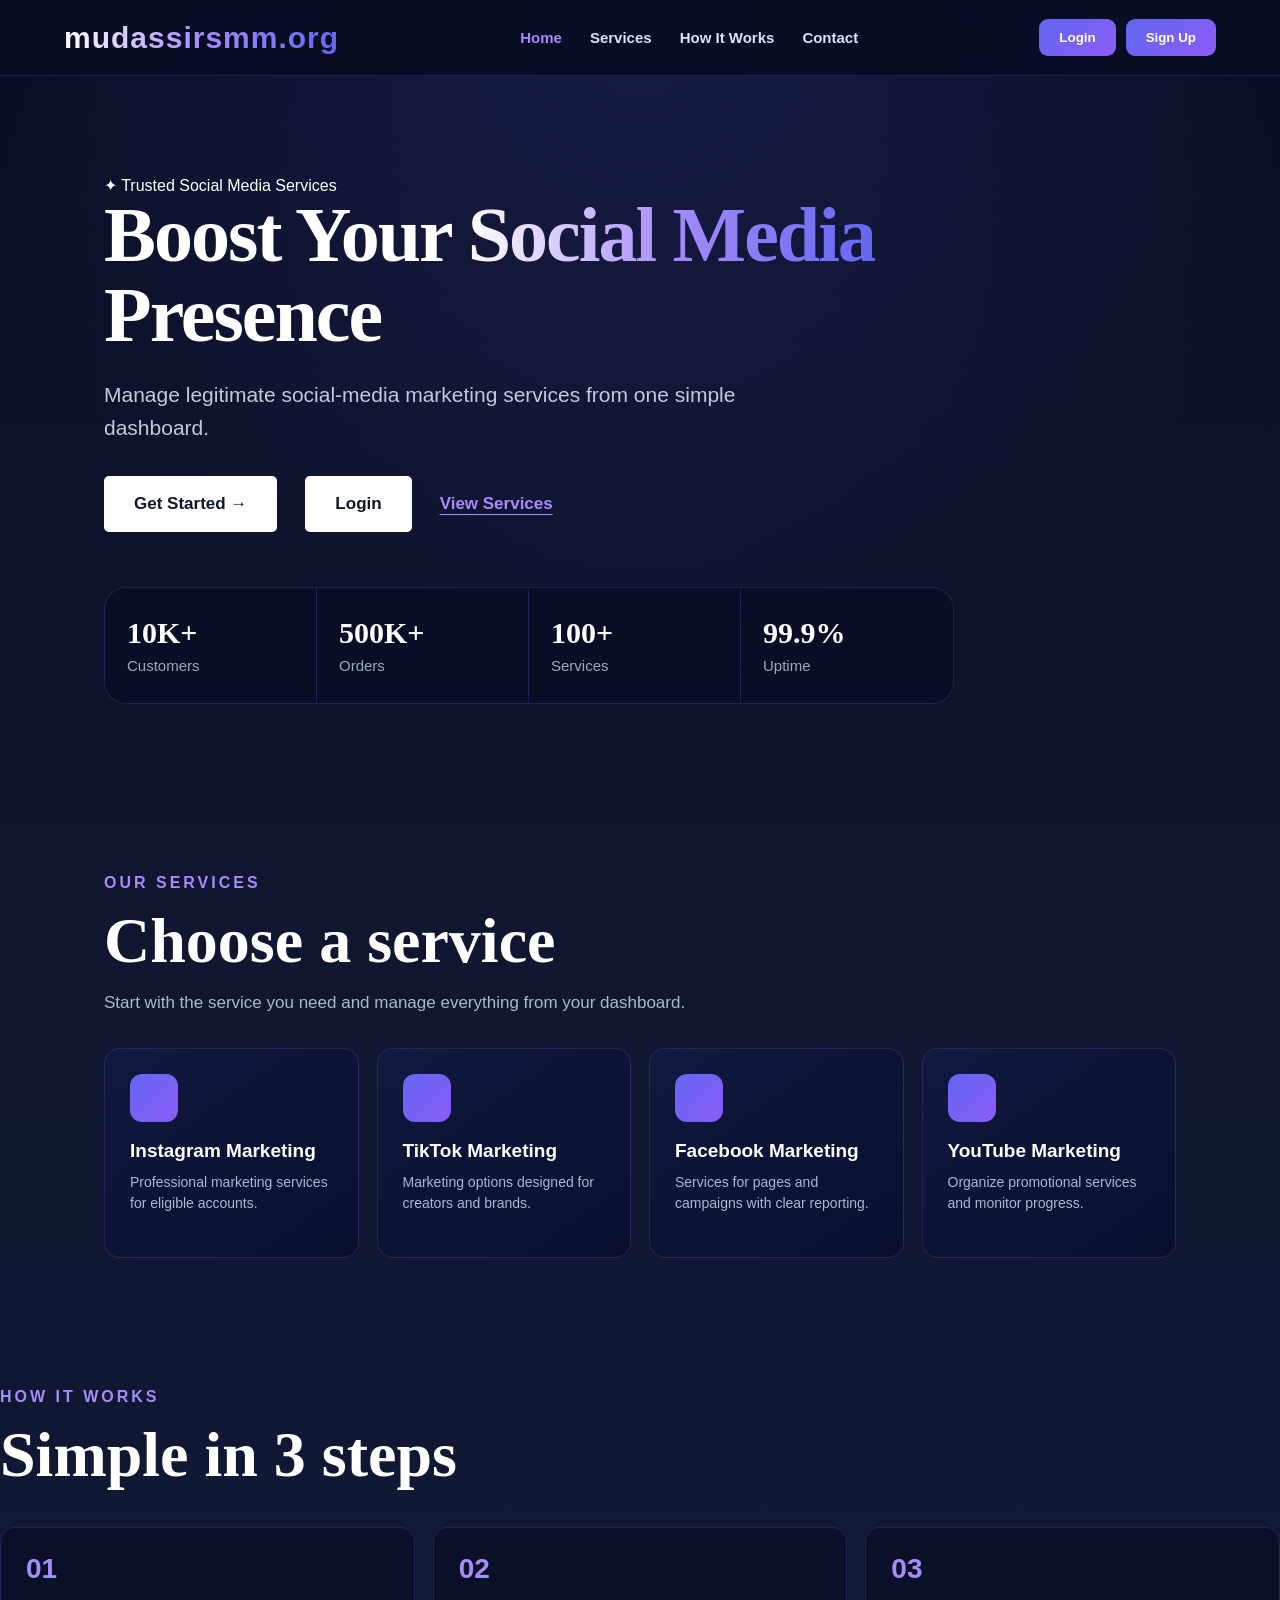
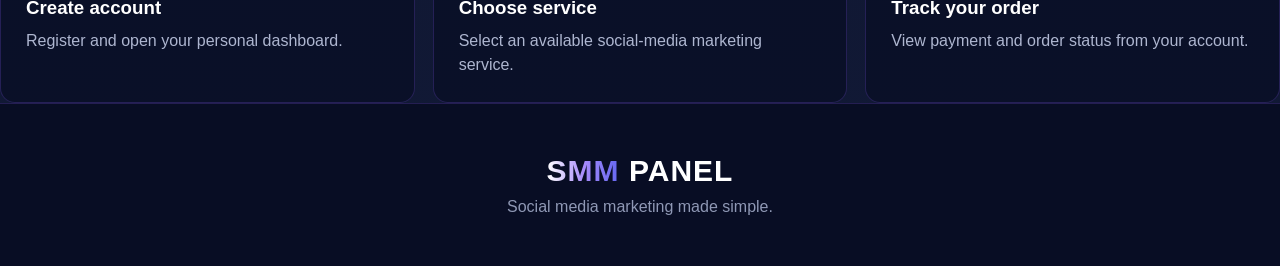
<file: index.html>
<!doctype html>
<html lang="en">
<head>
  <meta charset="utf-8">
  <meta name="viewport" content="width=device-width, initial-scale=1">
  <title>mudassirsmm.org</title>
  <link rel="stylesheet" href="style.css">
</head>

<body>

<header class="nav">
  <div class="logo"><span>mudassirsmm.org</span></div>

  <nav>
    <a class="active" href="#">Home</a>
    <a href="#services">Services</a>
    <a href="#how">How It Works</a>
    <a href="#contact">Contact</a>
  </nav>

  <div class="actions">
    <button class="primary" onclick="openModal('login')">Login</button>
    <button class="primary" onclick="openModal('signup')">Sign Up</button>
  </div>
</header>

<main>

<section class="hero">
  <div class="hero-copy">

    <div class="badge">✦ Trusted Social Media Services</div>

    <h1>
      Boost Your <span>Social Media</span> Presence
    </h1>

    <p>
      Manage legitimate social-media marketing services from one simple dashboard.
    </p>

    <div class="buttons">

    <button class="primary big" onclick="openModal('signup')">
        Get Started →
    </button>

    <button class="primary big" onclick="openModal('login')">
        Login
    </button>

    <a class="ghost big" href="#services">
        View Services
    </a>

</div>

    <div class="stats">
      <div><b>10K+</b><small>Customers</small></div>
      <div><b>500K+</b><small>Orders</small></div>
      <div><b>100+</b><small>Services</small></div>
      <div><b>99.9%</b><small>Uptime</small></div>
    </div>

  </div>

  <div class="visual">
    <div class="glow"></div>

    <div class="phone">
      <div class="phone-top"></div>
      <div class="rocket">🚀</div>
      <div class="phone-text">
        Grow smarter<br>
        <strong>with SMM</strong>
      </div>
    </div>

    <div class="social ig"></div>
    <div class="social yt"></div>
    <div class="social fb"></div>
    <div class="social tt"></div>
  </div>
</section>


<section id="services" class="section">

  <div class="section-title">
    <span class="eyebrow">OUR SERVICES</span>
    <h2>Choose a service</h2>
    <p>
      Start with the service you need and manage everything from your dashboard.
    </p>
  </div>

  <div class="cards">

    <article>
      <div class="icon igbg"></div>
      <h3>Instagram Marketing</h3>
      <p>Professional marketing services for eligible accounts.</p>
    </article>

    <article>
      <div class="icon ttbg"></div>
      <h3>TikTok Marketing</h3>
      <p>Marketing options designed for creators and brands.</p>
    </article>

    <article>
      <div class="icon fbbg"></div>
      <h3>Facebook Marketing</h3>
      <p>Services for pages and campaigns with clear reporting.</p>
    </article>

    <article>
      <div class="icon ytbg"></div>
      <h3>YouTube Marketing</h3>
      <p>Organize promotional services and monitor progress.</p>
    </article>

  </div>

</section>


<section id="how" class="how-section">

  <div class="section-title">
    <span class="eyebrow">HOW IT WORKS</span>
    <h2>Simple in 3 steps</h2>
  </div>

  <div class="steps">

    <div>
      <strong>01</strong>
      <h3>Create account</h3>
      <p>Register and open your personal dashboard.</p>
    </div>

    <div>
      <strong>02</strong>
      <h3>Choose service</h3>
      <p>Select an available social-media marketing service.</p>
    </div>

    <div>
      <strong>03</strong>
      <h3>Track your order</h3>
      <p>View payment and order status from your account.</p>
    </div>

  </div>

</section>

</main>


<footer id="contact">

  <div class="logo">
    <span>SMM</span> PANEL
  </div>

  <p>Social media marketing made simple.</p>

</footer>


<div id="modal" class="modal" onclick="closeModal(event)">

  <div class="modal-box" onclick="event.stopPropagation()">

    <button class="close" onclick="closeModal()">×</button>

    <h2 id="modalTitle">Welcome</h2>

    <p id="modalText">
      This demo form will be connected to the real account system in the next stage.
    </p>

    <!-- Username -->
    <input
      id="username"
      placeholder="Username"
      type="text"
    >

    <!-- Email -->
    <input
      id="email"
      placeholder="Email address"
      type="email"
    >

    <!-- Password -->
    <input
      id="password"
      placeholder="Password"
      type="password"
    >

    <button
      class="primary full"
      onclick="submitForm()"
    >
      Continue
    </button>

  </div>

</div>


<script src="script.js?v=3"></script>

</body>
</html>
</file>
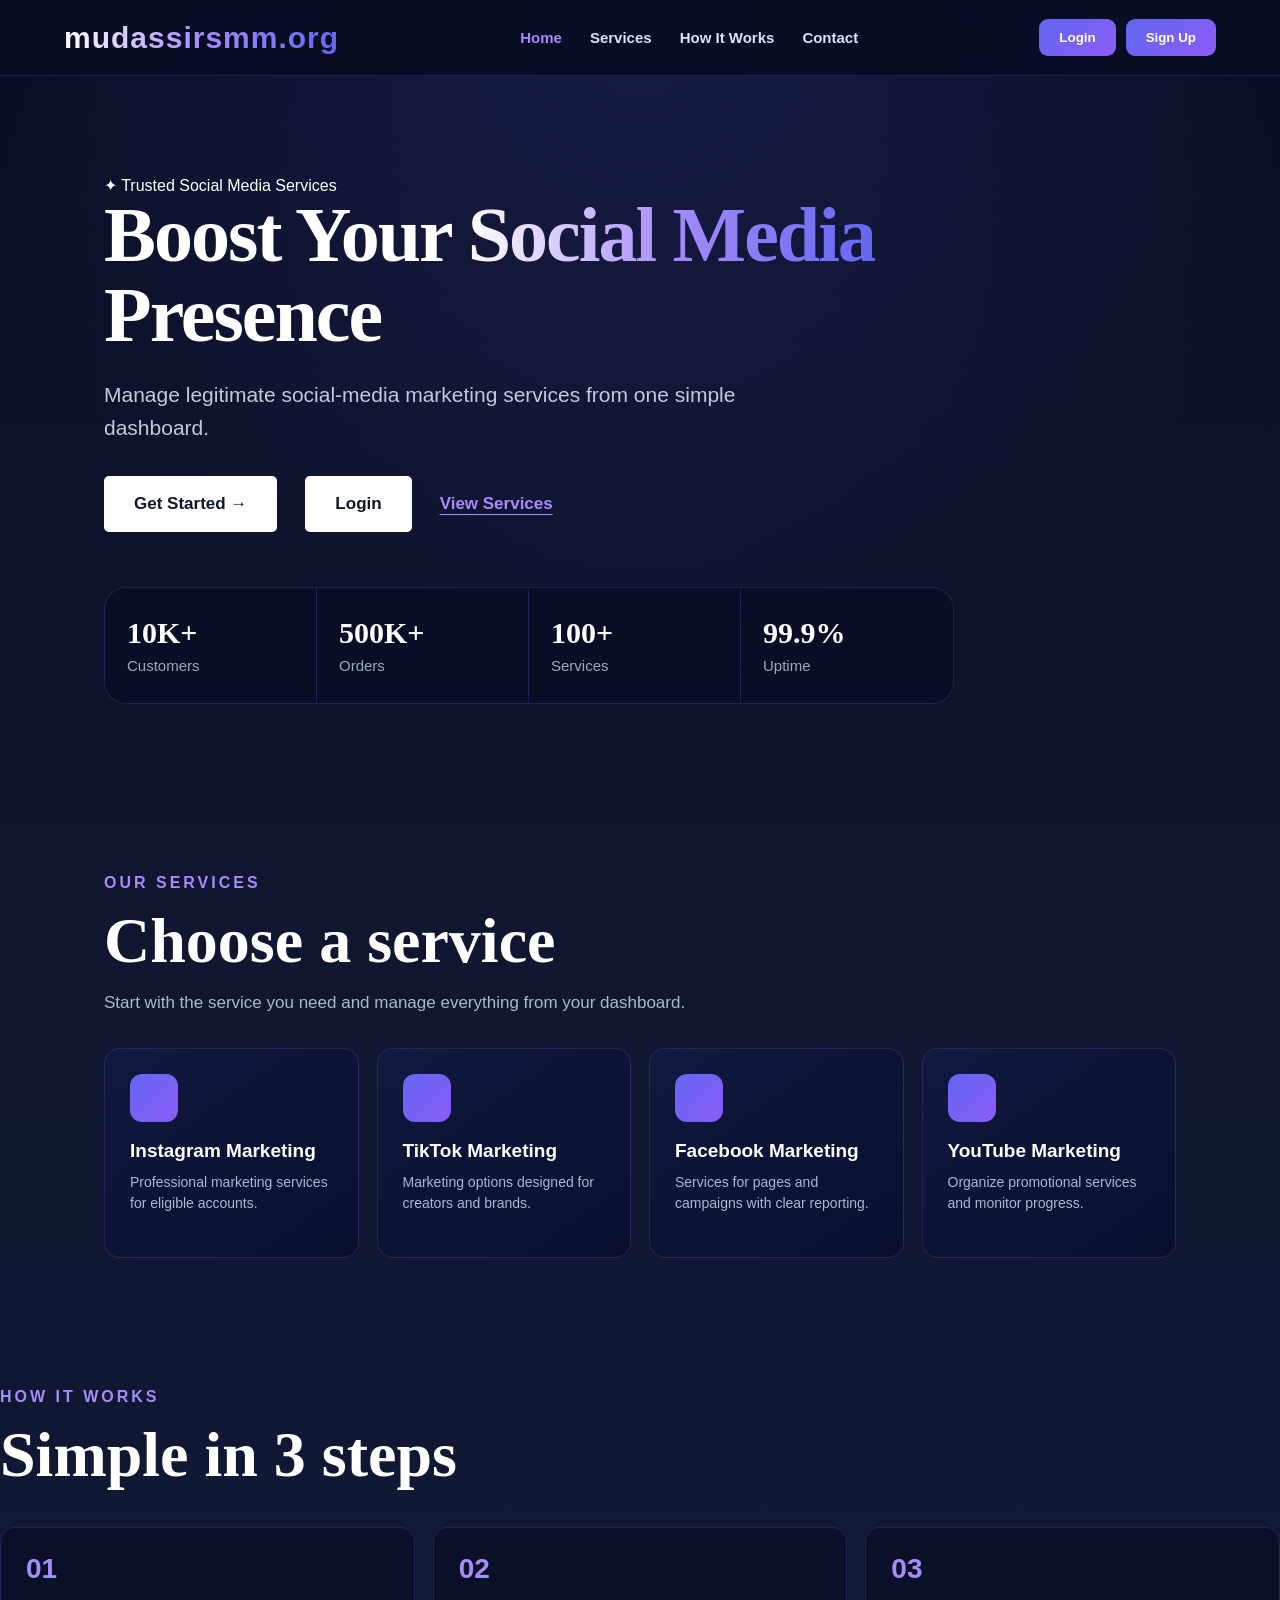
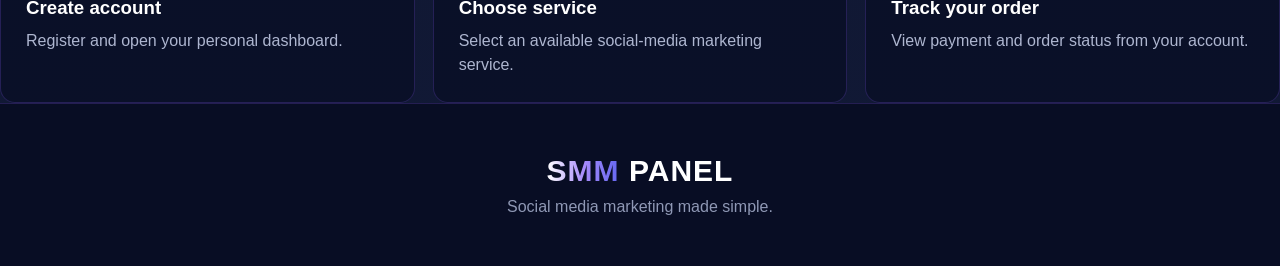
<file: dashboard.html>
<!DOCTYPE html>
<html lang="en">
<head>
<meta charset="UTF-8">
<meta name="viewport" content="width=device-width, initial-scale=1.0">
<title>RAJA SMM - Dashboard</title>

<style>
*{
  box-sizing:border-box;
  margin:0;
  padding:0;
  font-family:Arial,Helvetica,sans-serif;
}

:root{
  --blue:#1465ff;
  --blue2:#0b3ea8;
  --yellow:#ffb400;
  --red:#ef233c;
  --bg:#020d1c;
  --panel:#06182b;
  --card:#081b30;
  --border:#1b4770;
  --text:#fff;
  --muted:#aebbd0;
}

body{
  background:var(--bg);
  color:var(--text);
  min-height:100vh;
}

/* TOP BAR */
.topbar{
  height:108px;
  background: #180812;
  border-bottom:1px solid #18324c;
  display:flex;
  align-items:center;
  padding:0 24px;
  gap:24px;
  position:sticky;
  top:0;
  z-index:100;
}
  
.menu-btn{
  width:66px;
  height:66px;
  border:1px solid #174b87;
  border-radius:12px;
  background:#063273;
  color:white;
  font-size:32px;
  cursor:pointer;
}

.logo{
  font-size:50px;
  font-weight:900;
  letter-spacing:1px;
  background:linear-gradient(90deg,#ffbd00,#ff9d00,#f00028);
  -webkit-background-clip:text;
  -webkit-text-fill-color:transparent;
}

.logo-icon{
  color:var(--yellow);
  margin-right:8px;
}

.top-right{
  margin-left:auto;
  display:flex;
  align-items:center;
  gap:24px;
}

.balance-mini{
  min-width:150px;
  padding:12px 18px;
  border:1px solid #29415d;
  border-radius:12px;
  text-align:center;
}

.balance-mini strong{
  font-size:20px;
  display:block;
}

.balance-mini span{
  color:#b9c3d2;
}

.logout{
  border:0;
  border-radius:10px;
  background:linear-gradient(135deg,#ff3131,#e00021);
  color:white;
  padding:17px 28px;
  font-size:20px;
  cursor:pointer;
}

/* LAYOUT */
.layout{
  display:flex;
  min-height:calc(100vh - 108px);
}

/* SIDEBAR */
.sidebar{
  width:225px;
  flex-shrink:0;
  background:#031426;
  border-right:1px solid #18324c;
  padding:20px 14px;
}

.nav-item{
  display:flex;
  align-items:center;
  gap:18px;
  padding:16px 14px;
  margin-bottom:7px;
  border-radius:9px;
  color:#f1f4f8;
  font-size:19px;
  cursor:pointer;
}

.nav-item:hover,
.nav-item.active{
  background:linear-gradient(90deg,#0759e8,#1145bc);
}

.nav-icon{
  width:28px;
  text-align:center;
  font-size:22px;
}

.nav-divider{
  height:1px;
  background:#18324c;
  margin:14px 12px;
}

.account-title{
  color:#9ca9bc;
  padding:10px 14px;
  font-size:16px;
}

.brand-box{
  margin-top:20px;
  border:1px solid #8b98a8;
  border-radius:9px;
  padding:20px 10px;
  text-align:center;
}

.brand-box strong{
  color:var(--yellow);
  font-size:19px;
}

.brand-box p{
  margin-top:14px;
  line-height:1.5;
  color:#f1f1f1;
}

/* MAIN */
.main{
  flex:1;
  padding:30px 20px;
  max-width:1300px;
  margin:auto;
  width:100%;
}

.hero{
  text-align:center;
  margin-bottom:28px;
}

.hero h1{
  font-size:70px;
  font-weight:900;
  background:linear-gradient(90deg,#ffb400 0%,#ffb400 43%,#ef233c 63%,#ed102b 100%);
  -webkit-background-clip:text;
  -webkit-text-fill-color:transparent;
}

.hero p{
  color:#adb8c9;
  font-size:24px;
  margin-top:10px;
}

.hero-line{
  color:var(--yellow);
  font-size:30px;
  letter-spacing:8px;
}

/* STATS */
.stats{
  display:grid;
  grid-template-columns:repeat(4,1fr);
  gap:14px;
  margin-bottom:18px;
}

.stat{
  min-height:250px;
  background:linear-gradient(145deg,#061a30,#071323);
  border:1px solid #245083;
  border-radius:15px;
  padding:24px;
  text-align:center;
  display:flex;
  flex-direction:column;
  align-items:center;
  justify-content:center;
}

.stat.yellow{border-color:#47536a}
.stat.red{border-color:#9b2637}

.stat-icon{
  width:76px;
  height:76px;
  border-radius:50%;
  display:flex;
  align-items:center;
  justify-content:center;
  font-size:38px;
  background:#0757e8;
  margin-bottom:18px;
}

.stat.yellow .stat-icon{background:#ffb400}
.stat.red .stat-icon{background:#ef233c}

.stat h3{
  font-size:20px;
  font-weight:400;
  margin-bottom:14px;
}

.stat strong{
  font-size:34px;
}

.stat-line{
  width:60px;
  height:5px;
  border-radius:5px;
  background:var(--blue);
  margin-top:20px;
}

.stat.yellow .stat-line{background:var(--yellow)}
.stat.red .stat-line{background:var(--red)}

/* CONTENT GRID */
.content-grid{
  display:grid;
  grid-template-columns:1.45fr 1fr;
  gap:16px;
}

.box{
  background:linear-gradient(145deg,#03182c,#061322);
  border:1px solid #3b4d61;
  border-radius:14px;
  padding:22px;
  margin-bottom:16px;
}

.box-title{
  font-size:22px;
  font-weight:bold;
  color:var(--yellow);
  margin-bottom:22px;
}

/* ORDER */
label{
  display:block;
  margin:16px 0 8px;
  font-size:18px;
}

select,
input{
  width:100%;
  background:#020b1b;
  color:white;
  border:1px solid #24486d;
  border-radius:9px;
  padding:15px;
  font-size:17px;
  outline:none;
}

select:focus,
input:focus{
  border-color:var(--blue);
}

.service-info{
  margin-top:14px;
  padding:18px;
  border:1px solid #145bc2;
  background:#051a32;
  border-radius:10px;
}

.service-name{
  font-size:18px;
  font-weight:bold;
  margin-bottom:12px;
}

.service-meta{
  display:grid;
  grid-template-columns:2fr 1fr 1fr;
  gap:10px;
}

.service-meta div{
  border-right:1px solid #203a55;
  padding-right:8px;
}

.service-meta span{
  display:block;
  color:#9eacc0;
  margin-bottom:6px;
}

.rate{
  color:#1c79ff;
}

.charge{
  margin-top:12px;
  padding:14px;
  border:1px solid #29445f;
  border-radius:9px;
}

.charge span{
  display:block;
  color:#aebbd0;
}

.charge strong{
  color:var(--yellow);
  font-size:25px;
}

.order-btn{
  width:100%;
  margin-top:12px;
  border:0;
  border-radius:8px;
  padding:14px;
  font-size:18px;
  font-weight:bold;
  color:white;
  background:linear-gradient(90deg,#ffb400,#ff9d00,#ef233c);
  cursor:pointer;
}

/* QUICK ACCESS */
.quick-btn{
  width:100%;
  border:0;
  border-radius:9px;
  padding:16px;
  margin-bottom:12px;
  color:white;
  font-size:18px;
  text-align:left;
  cursor:pointer;
}

.quick-blue{background:linear-gradient(90deg,#0759e8,#174dc5)}
.quick-yellow{background:linear-gradient(90deg,#ffb400,#f29c00)}
.quick-red{background:linear-gradient(90deg,#ef233c,#d70d25)}

.account-info{
  line-height:2.2;
}

.account-row{
  display:flex;
  justify-content:space-between;
  border-bottom:1px solid #172d44;
}

.status{
  background:#18a85b;
  border-radius:20px;
  padding:3px 15px;
  line-height:1.4;
}

/* ANNOUNCEMENT */
.announcement{
  border:1px solid #145bc2;
  border-radius:12px;
  padding:20px;
  margin-top:2px;
  background:#041a31;
}

.announcement h3{
  color:#1680ff;
  margin-bottom:8px;
}

.footer{
  text-align:center;
  padding:22px;
  color:#b6c1d0;
}

.footer strong{
  color:var(--yellow);
}

/* MOBILE */
@media(max-width:900px){
  .sidebar{
    position:fixed;
    left:-250px;
    top:108px;
    bottom:0;
    z-index:90;
    transition:.25s;
  }

  .sidebar.open{
    left:0;
  }

  .stats{
    grid-template-columns:repeat(2,1fr);
  }

  .content-grid{
    grid-template-columns:1fr;
  }

  .hero h1{
    font-size:50px;
  }
}

@media(max-width:600px){
  .topbar{
    height:88px;
    padding:0 14px;
    gap:12px;
  }

  .menu-btn{
    width:54px;
    height:54px;
    font-size:27px;
  }

  .logo{
    font-size:30px;
  }

  .top-right{
    gap:7px;
  }

  .balance-mini{
    min-width:auto;
    padding:8px;
  }

  .balance-mini strong{
    font-size:15px;
  }

  .balance-mini span{
    font-size:12px;
  }

  .logout{
    padding:12px 14px;
    font-size:15px;
  }

  .layout{
    min-height:calc(100vh - 88px);
  }

  .sidebar{
    top:88px;
  }

  .main{
    padding:20px 12px;
  }

  .hero h1{
    font-size:42px;
  }

  .hero p{
    font-size:17px;
  }

  .stats{
    grid-template-columns:1fr 1fr;
    gap:10px;
  }

  .stat{
    min-height:190px;
    padding:14px 8px;
  }

  .stat-icon{
    width:55px;
    height:55px;
    font-size:27px;
  }

  .stat h3{
    font-size:15px;
  }

  .stat strong{
    font-size:27px;
  }

  .content-grid{
    display:block;
  }

  .box{
    padding:16px;
  }

  .service-meta{
    grid-template-columns:1.5fr 1fr 1fr;
  }

  .service-meta div{
    font-size:13px;
  }
}
</style>
</head>

<body>

<header class="topbar">
  <button class="menu-btn" onclick="toggleSidebar()">☰</button>

  <div class="logo">
    <span class="logo-icon">♛</span> RAJA SMM
  </div>

  <div class="top-right">
    <div class="balance-mini">
      <strong id="topBalance">$0.00</strong>
      <span>Balance</span>
    </div>

    <button class="logout" onclick="logout()">⇥ Logout</button>
  </div>
</header>

<div class="layout">

<aside class="sidebar" id="sidebar">

  <div class="nav-item active">
    <span class="nav-icon">⌂</span> Dashboard
  </div>

  <div class="nav-item" onclick="scrollToOrder()">
    <span class="nav-icon">🛒</span> New Order
  </div>

  <div class="nav-divider"></div>

  <div class="nav-item" onclick="scrollToOrder()">
    <span class="nav-icon">▦</span> Services
  </div>

  <div class="nav-item">
    <span class="nav-icon">▣</span> Orders
  </div>

  <div class="nav-item">
    <span class="nav-icon">▰</span> Add Funds
  </div>

  <div class="nav-item">
    <span class="nav-icon">♧</span> Support
  </div>

  <div class="nav-divider"></div>

  <div class="account-title">ACCOUNT</div>

  <div class="nav-item">
    <span class="nav-icon">⚙</span> Settings
  </div>

  <div class="nav-item">
    <span class="nav-icon">‹/›</span> API
  </div>

  <div class="brand-box">
    <strong>♛ RAJA SMM</strong>
    <p>Trusted SMM Panel<br>Best Quality Services</p>
  </div>

</aside>

<main class="main">

  <section class="hero">
    <h1>RAJA <span>SMM</span> ✓</h1>
    <div class="hero-line">━━━━</div>
    <p>Trusted Social Media Marketing Panel</p>
  </section>

  <section class="stats">

    <div class="stat">
      <div class="stat-icon">▣</div>
      <h3>Balance</h3>
      <strong id="balance">$0.00</strong>
      <div class="stat-line"></div>
    </div>

    <div class="stat yellow">
      <div class="stat-icon">♙</div>
      <h3>Total Orders</h3>
      <strong>0</strong>
      <div class="stat-line"></div>
    </div>

    <div class="stat red">
      <div class="stat-icon">⌁</div>
      <h3>Active Orders</h3>
      <strong>0</strong>
      <div class="stat-line"></div>
    </div>

    <div class="stat">
      <div class="stat-icon">▱</div>
      <h3>Services</h3>
      <strong>100+</strong>
      <div class="stat-line"></div>
    </div>

  </section>

  <section class="content-grid">

    <!-- QUICK ORDER -->
    <div class="box" id="orderBox">

      <div class="box-title">🛒 &nbsp; Quick New Order</div>

      <label>Category</label>
      <select id="category" onchange="loadServices()">
        <option value="tiktok">TikTok</option>
        <option value="instagram">Instagram</option>
        <option value="youtube">YouTube</option>
        <option value="facebook">Facebook</option>
      </select>

      <label>Service</label>
      <select id="service" onchange="updateService()"></select>

      <div class="service-info">
        <div class="service-name" id="serviceName">TikTok Views</div>

        <div class="service-meta">
          <div>
            <span>Rate</span>
            <strong class="rate" id="serviceRate">$0.20 per 1000</strong>
          </div>

          <div>
            <span>Min</span>
            <strong id="serviceMin">100</strong>
          </div>

          <div>
            <span>Max</span>
            <strong id="serviceMax">100000</strong>
          </div>
        </div>

        <div style="margin-top:14px;color:#aebbd0;">
          ℹ Service will be delivered according to provider speed.
        </div>
      </div>

      <label>Link</label>
      <input id="link" type="url" placeholder="Enter your post/profile link">

      <label>Quantity</label>
      <input id="quantity" type="number" placeholder="Example: 1000" oninput="calculateCharge()">

      <div class="charge">
        <span>Charge</span>
        <strong id="charge">$0.00</strong>
      </div>

      <button class="order-btn" onclick="placeOrder()">
        ➤ &nbsp; Place Order
      </button>

    </div>

    <!-- RIGHT SIDE -->
    <div>

      <div class="box">
        <div class="box-title">⚡ &nbsp; Quick Access</div>

        <button class="quick-btn quick-blue" onclick="scrollToOrder()">
          🛒 &nbsp; New Order &nbsp;&nbsp; ›
        </button>

        <button class="quick-btn quick-yellow" onclick="scrollToOrder()">
          ▦ &nbsp; Services &nbsp;&nbsp; ›
        </button>

        <button class="quick-btn quick-red">
          ▣ &nbsp; My Orders &nbsp;&nbsp; ›
        </button>

        <button class="quick-btn quick-blue">
          ▣ &nbsp; Add Funds &nbsp;&nbsp; ›
        </button>

        <button class="quick-btn" style="background:#102b4d;">
          ♧ &nbsp; Support &nbsp;&nbsp; ›
        </button>
      </div>

      <div class="box">
        <div class="box-title">👤 &nbsp; Account Info</div>

        <div class="account-info">
          <div class="account-row">
            <span>Username</span>
            <span id="username">raja_user</span>
          </div>

          <div class="account-row">
            <span>Email</span>
            <span id="email">user@example.com</span>
          </div>

          <div class="account-row">
            <span>Status</span>
            <span class="status">Active</span>
          </div>

          <div class="account-row">
            <span>Member Since</span>
            <span>August 2026</span>
          </div>

          <div class="account-row">
            <span>Account Type</span>
            <span>Standard</span>
          </div>
        </div>
      </div>

    </div>

  </section>

  <section class="announcement">
    <h3>📢 &nbsp; Announcement</h3>
    <p>Welcome to RAJA SMM! Provide best quality services with secure & fast delivery.</p>
  </section>

  <footer class="footer">
    © 2026 <strong>RAJA SMM</strong>. All Rights Reserved.
  </footer>

</main>
</div>

<script>

/* SERVICE DATABASE */
const services = {

  tiktok:[
    {
      name:"TikTok Views",
      rate:0.20,
      min:100,
      max:100000
    },
    {
      name:"TikTok Followers",
      rate:1.50,
      min:100,
      max:50000
    },
    {
      name:"TikTok Likes",
      rate:0.80,
      min:100,
      max:50000
    }
  ],

  instagram:[
    {
      name:"Instagram Followers",
      rate:2.00,
      min:100,
      max:50000
    },
    {
      name:"Instagram Likes",
      rate:0.50,
      min:100,
      max:100000
    },
    {
      name:"Instagram Views",
      rate:0.30,
      min:100,
      max:100000
    }
  ],

  youtube:[
    {
      name:"YouTube Views",
      rate:1.20,
      min:100,
      max:100000
    },
    {
      name:"YouTube Subscribers",
      rate:5.00,
      min:100,
      max:10000
    }
  ],

  facebook:[
    {
      name:"Facebook Followers",
      rate:1.80,
      min:100,
      max:50000
    },
    {
      name:"Facebook Likes",
      rate:0.60,
      min:100,
      max:100000
    }
  ]
};


/* LOAD SERVICES */
function loadServices(){

  const category=document.getElementById("category").value;
  const select=document.getElementById("service");

  select.innerHTML="";

  services[category].forEach((item,index)=>{

    const option=document.createElement("option");

    option.value=index;
    option.textContent=item.name;

    select.appendChild(option);

  });

  updateService();
}


/* UPDATE SELECTED SERVICE */
function updateService(){

  const category=document.getElementById("category").value;
  const index=document.getElementById("service").value;

  const item=services[category][index];

  if(!item)return;

  document.getElementById("serviceName").textContent=item.name;

  document.getElementById("serviceRate").textContent=
    "$"+item.rate.toFixed(2)+" per 1000";

  document.getElementById("serviceMin").textContent=item.min;

  document.getElementById("serviceMax").textContent=item.max;

  const quantity=document.getElementById("quantity").value;

  if(quantity)calculateCharge();
}


/* RATE CALCULATION */
function calculateCharge(){

  const category=document.getElementById("category").value;
  const index=document.getElementById("service").value;
  const quantity=Number(document.getElementById("quantity").value);

  const item=services[category][index];

  if(!item || !quantity){

    document.getElementById("charge").textContent="$0.00";
    return;
  }

  const charge=(quantity/1000)*item.rate;

  document.getElementById("charge").textContent=
    "$"+charge.toFixed(2);
}


/* PLACE ORDER */
function placeOrder(){

  const category=document.getElementById("category").value;
  const index=document.getElementById("service").value;
  const item=services[category][index];

  const link=document.getElementById("link").value.trim();
  const quantity=Number(document.getElementById("quantity").value);

  if(!link){
    alert("Please enter your post/profile link.");
    return;
  }

  if(!quantity || quantity<item.min || quantity>item.max){
    alert("Quantity must be between "+item.min+" and "+item.max+".");
    return;
  }

  const charge=(quantity/1000)*item.rate;

  alert(
    "Order details\\n\\n"+
    "Service: "+item.name+"\\n"+
    "Quantity: "+quantity+"\\n"+
    "Charge: $"+charge.toFixed(2)+"\\n\\n"+
    "Actual provider API will be connected in the next step."
  );
}


/* SIDEBAR */
function toggleSidebar(){

  document.getElementById("sidebar")
    .classList.toggle("open");

}


/* SCROLL TO ORDER */
function scrollToOrder(){

  document.getElementById("orderBox")
    .scrollIntoView({
      behavior:"smooth"
    });

  document.getElementById("sidebar")
    .classList.remove("open");
}


/* LOGOUT */
function logout(){

  localStorage.removeItem("raja_smm_session");

  window.location.href="index.html";
}


/* SESSION */
const session=localStorage.getItem("raja_smm_session");

if(!session){

  window.location.href="index.html";

}else{

  try{

    const data=JSON.parse(session);

    if(data.email){
      document.getElementById("email").textContent=data.email;
    }

    if(data.user_metadata && data.user_metadata.username){
      document.getElementById("username").textContent=
        data.user_metadata.username;
    }

  }catch(e){}

}


/* START */
loadServices();

</script>

</body>
</html>
</file>
<file: style.css>
* {
  box-sizing: border-box;
  margin: 0;
  padding: 0;
}

:root {
  --bg: #10162f;
  --bg-dark: #080d24;
  --card: #0b1133;
  --card-light: #11183f;
  --purple: #8b5cf6;
  --purple-light: #a78bfa;
  --blue: #6366f1;
  --white: #ffffff;
  --muted: #aeb6d0;
  --border: rgba(139, 92, 246, 0.22);
}

html {
  scroll-behavior: smooth;
}

body {
  font-family: Arial, Helvetica, sans-serif;
  background:
    radial-gradient(circle at 50% 0%, rgba(99, 102, 241, 0.16), transparent 35%),
    linear-gradient(180deg, #080d24 0%, #10162f 45%, #111936 100%);
  color: var(--white);
  min-height: 100vh;
}

/* NAVBAR */

.nav {
  position: sticky;
  top: 0;
  z-index: 1000;
  width: 100%;
  min-height: 76px;
  padding: 14px 5%;
  display: flex;
  align-items: center;
  justify-content: space-between;
  gap: 20px;
  background: rgba(8, 13, 36, 0.94);
  border-bottom: 1px solid var(--border);
  backdrop-filter: blur(12px);
}

.logo {
  font-size: 30px;
  font-weight: 900;
  letter-spacing: 1px;
  color: white;
}

.logo span {
  background: linear-gradient(90deg, #ffffff, #a78bfa, #6366f1);
  -webkit-background-clip: text;
  -webkit-text-fill-color: transparent;
}

.nav nav {
  display: flex;
  align-items: center;
  gap: 28px;
}

.nav nav a {
  color: #dbe1ff;
  text-decoration: none;
  font-size: 15px;
  font-weight: 600;
}

.nav nav a:hover,
.nav nav a.active {
  color: #a78bfa;
}

.actions {
  display: flex;
  gap: 10px;
}

button,
.primary {
  border: 0;
  cursor: pointer;
  font-family: inherit;
}

.actions .primary {
  padding: 11px 20px;
  border-radius: 9px;
  background: linear-gradient(135deg, #6366f1, #8b5cf6);
  color: white;
  font-weight: 700;
}

.actions .primary:hover {
  transform: translateY(-1px);
}

/* HERO */

.hero {
  max-width: 1200px;
  margin: auto;
  padding: 100px 5% 70px;
}

.hero-copy {
  max-width: 850px;
}

.hero-badge {
  color: #c4b5fd;
  font-size: 18px;
  font-weight: 700;
  margin-bottom: 24px;
}

.hero h1 {
  font-family: Georgia, "Times New Roman", serif;
  font-size: clamp(48px, 7vw, 78px);
  line-height: 1.02;
  letter-spacing: -2px;
  margin-bottom: 25px;
}

.hero h1 span {
  background: linear-gradient(90deg, #ffffff, #a78bfa, #6366f1);
  -webkit-background-clip: text;
  -webkit-text-fill-color: transparent;
}

.hero p {
  max-width: 700px;
  color: #c4c9dc;
  font-size: 21px;
  line-height: 1.55;
  margin-bottom: 32px;
}

/* BUTTONS */

.buttons {
  display: flex;
  align-items: center;
  gap: 28px;
  margin-bottom: 55px;
}

.primary.big {
  padding: 18px 30px;
  background: white;
  color: #10162f;
  border-radius: 5px;
  font-size: 17px;
  font-weight: 700;
}

.primary.big:hover {
  background: #e9e7ff;
  transform: translateY(-2px);
}

.ghost {
  color: #a78bfa;
  font-size: 17px;
  font-weight: 700;
  text-decoration: underline;
  text-underline-offset: 5px;
}

/* STATS */

.stats {
  display: grid;
  grid-template-columns: repeat(4, 1fr);
  max-width: 100%;
  background: rgba(8, 13, 36, 0.72);
  border: 1px solid var(--border);
  border-radius: 22px;
  overflow: hidden;
}

.stats > div {
  padding: 28px 22px;
  border-right: 1px solid var(--border);
}

.stats > div:last-child {
  border-right: 0;
}

.stats b {
  display: block;
  font-family: Georgia, "Times New Roman", serif;
  font-size: 30px;
  margin-bottom: 7px;
}

.stats small {
  color: #9ca6c4;
  font-size: 15px;
}

/* VISUAL */

.visual {
  display: none;
}

/* SECTIONS */

.section {
  max-width: 1200px;
  margin: auto;
  padding: 100px 5%;
}

.section-title {
  margin-bottom: 35px;
}

.section-title .eyebrow {
  color: #a78bfa;
  font-size: 16px;
  font-weight: 800;
  letter-spacing: 3px;
}

.section-title h2 {
  font-family: Georgia, "Times New Roman", serif;
  font-size: clamp(40px, 6vw, 64px);
  margin-top: 12px;
}

.section-title p {
  color: #aeb6d0;
  margin-top: 15px;
  font-size: 17px;
}

/* SERVICE CARDS */

.cards {
  display: grid;
  grid-template-columns: repeat(4, 1fr);
  gap: 18px;
}

.cards article {
  min-height: 210px;
  padding: 25px;
  background: linear-gradient(145deg, #11183f, #090f2d);
  border: 1px solid var(--border);
  border-radius: 16px;
  transition: 0.25s;
}

.cards article:hover {
  transform: translateY(-5px);
  border-color: rgba(167, 139, 250, 0.55);
}

.cards article h3 {
  margin: 18px 0 10px;
  font-size: 19px;
}

.cards article p {
  color: #aeb6d0;
  line-height: 1.5;
  font-size: 14px;
}

.icon {
  width: 48px;
  height: 48px;
  display: flex;
  align-items: center;
  justify-content: center;
  border-radius: 12px;
  background: linear-gradient(135deg, #6366f1, #8b5cf6);
  font-size: 22px;
}

/* HOW IT WORKS */

.how-section {
  padding-top: 30px;
}

.steps {
  display: grid;
  grid-template-columns: repeat(3, 1fr);
  gap: 18px;
}

.steps > div {
  padding: 25px;
  background: rgba(8, 13, 36, 0.7);
  border: 1px solid var(--border);
  border-radius: 15px;
}

.steps strong {
  display: block;
  color: #a78bfa;
  font-size: 28px;
  margin-bottom: 12px;
}

.steps h3 {
  margin-bottom: 10px;
}

.steps p {
  color: #aeb6d0;
  line-height: 1.5;
}

/* FOOTER */

footer {
  padding: 50px 5%;
  background: #080d24;
  border-top: 1px solid var(--border);
  text-align: center;
}

footer .logo {
  margin-bottom: 10px;
}

footer p {
  color: #8f98b5;
}

/* MODAL */

.modal {
  position: fixed;
  inset: 0;
  z-index: 2000;
  display: none;
  align-items: center;
  justify-content: center;
  padding: 20px;
  background: rgba(0, 0, 0, 0.75);
}

.modal-box {
  width: 100%;
  max-width: 420px;
  padding: 30px;
  background: #0b1133;
  border: 1px solid var(--border);
  border-radius: 18px;
  box-shadow: 0 20px 70px rgba(0, 0, 0, 0.5);
}

.close {
  float: right;
  background: transparent;
  color: white;
  font-size: 25px;
}

.modal-box h2 {
  margin-bottom: 20px;
}

.modal-box p {
  color: #aeb6d0;
  margin-bottom: 18px;
}

.modal-box input {
  width: 100%;
  padding: 13px;
  margin-bottom: 12px;
  border: 1px solid var(--border);
  border-radius: 8px;
  background: #080d24;
  color: white;
}

.modal-box .primary {
  width: 100%;
  padding: 13px;
  border-radius: 8px;
  background: linear-gradient(135deg, #6366f1, #8b5cf6);
  color: white;
  font-weight: 700;
}

/* MOBILE */

@media (max-width: 800px) {

  .nav {
    padding: 12px 16px;
    min-height: 64px;
  }

  .logo {
    font-size: 25px;
  }

  .nav nav {
    display: none;
  }

  .actions {
    gap: 6px;
  }

  .actions .primary {
    padding: 9px 12px;
    font-size: 13px;
  }

  .hero {
    padding: 75px 20px 45px;
  }

  .hero-badge {
    font-size: 15px;
  }

  .hero h1 {
    font-size: 45px;
    letter-spacing: -1px;
  }

  .hero p {
    font-size: 17px;
  }

  .buttons {
    gap: 18px;
    flex-wrap: wrap;
  }

  .primary.big {
    padding: 16px 23px;
  }

  .stats {
    grid-template-columns: repeat(2, 1fr);
    border-radius: 18px;
  }

  .stats > div {
    padding: 20px 18px;
    border-right: 1px solid var(--border);
    border-bottom: 1px solid var(--border);
  }

  .stats > div:nth-child(2),
  .stats > div:nth-child(4) {
    border-right: 0;
  }

  .stats > div:nth-child(3),
  .stats > div:nth-child(4) {
    border-bottom: 0;
  }

  .stats b {
    font-size: 25px;
  }

  .section {
    padding: 75px 20px;
  }

  .cards {
    grid-template-columns: 1fr;
  }

  .steps {
    grid-template-columns: 1fr;
  }
}
.modal.show {
  display: flex;
}
</file>
